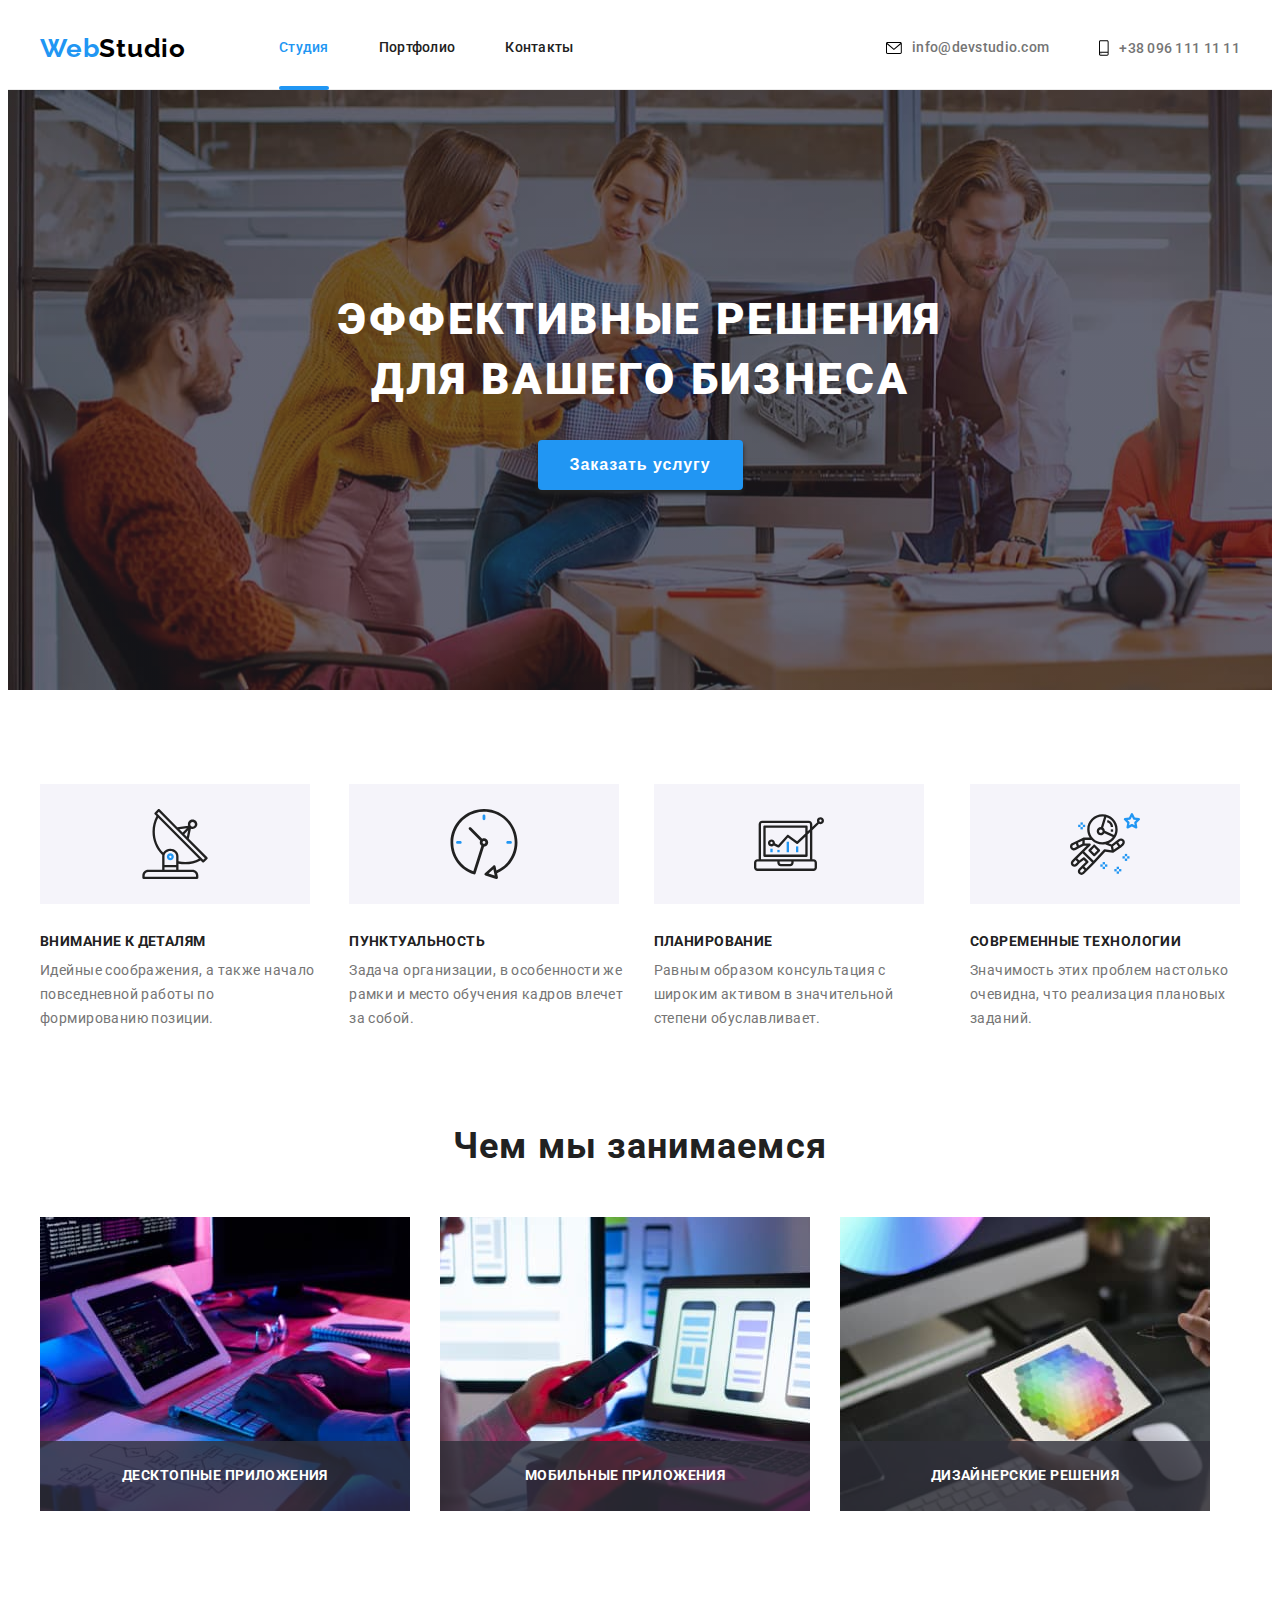
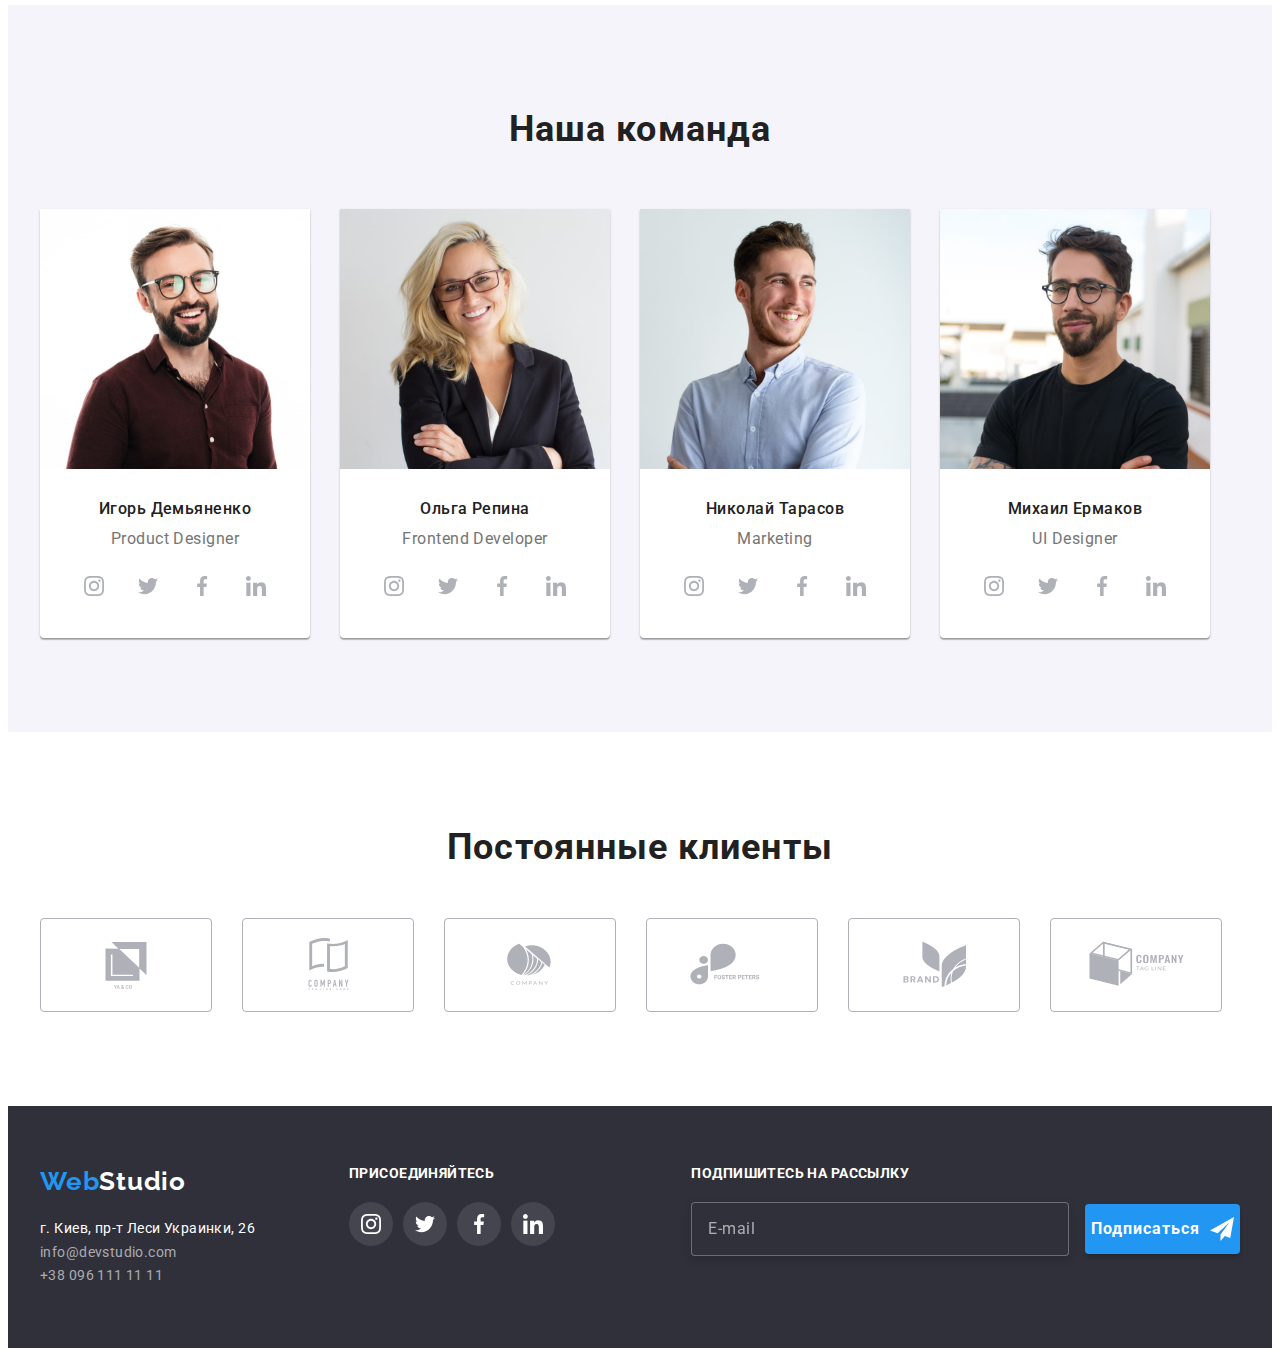
<file: index.html>
<!DOCTYPE html>
<html lang="ru">
  <head>
    <meta charset="UTF-8" />
    <meta http-equiv="X-UA-Compatible" content="IE=edge" />
    <meta name="viewport" content="width=device-width, initial-scale=1.0" />
    <title>Вебстудия</title>
    <link rel="preconnect" href="https://fonts.googleapis.com" />
    <link rel="preconnect" href="https://fonts.gstatic.com" crossorigin />
    <link
      href="https://fonts.googleapis.com/css2?family=Raleway:wght@700&family=Roboto:ital,wght@0,400;0,500;0,700;1,900&display=swap"
      rel="stylesheet"
    />
    <link
      rel="stylesheet"
      href="https://cdnjs.cloudflare.com/ajax/libs/modern-normalize/1.1.0/modern-normalize.min.css"
      integrity="sha512-wpPYUAdjBVSE4KJnH1VR1HeZfpl1ub8YT/NKx4PuQ5NmX2tKuGu6U/JRp5y+Y8XG2tV+wKQpNHVUX03MfMFn9Q=="
      crossorigin="anonymous"
      referrerpolicy="no-referrer"
    />
    <link rel="stylesheet" href="./css/styles.css" />
  </head>
  <body>
    <!-- HEADER -->
    <header class="page-header">
      <div class="container page-header-container">
        <nav class="navigation">
          <a class="logo link" href="#" lang="en">Web<span class="logo-dark">Studio</span></a>
          <ul class="menu list">
            <li class="menu-item">
              <a class="menu-link link current" href="№">Студия</a>
            </li>
            <li class="menu-item">
              <a class="menu-link link" href="./portfolio.html">Портфолио</a>
            </li>
            <li class="menu-item">
              <a class="menu-link link" href="#">Контакты</a>
            </li>
          </ul>
        </nav>
        <ul class="contact-list-header list">
          <li>
            <a class="email link" href="mailto:info@devstudio.com">
              <svg width="16" height="12" class="email-img">
                <use href="./images/sprite.svg#icon-envelope"></use>
              </svg>
              info@devstudio.com</a
            >
          </li>
          <li>
            <a class="phone-number link" href="tel:+380961111111">
              <svg width="10" height="16" class="phone-img">
                <use href="./images/sprite.svg#icon-smartphone"></use></svg
              >+38 096 111 11 11</a
            >
          </li>
        </ul>
      </div>
    </header>
    <main>
      <!-- HERO -->
      <section class="stydio-hero">
        <div class="container stydio-hero-container">
          <h1 class="hero-title">
            Эффективные решения <br />
            для вашего бизнеса
          </h1>
          <button class="modal-btn" type="button" data-modal-open>Заказать услугу</button>
        </div>
      </section>
      <!-- BENEFITS -->
      <section class="benefits">
        <div class="container">
          <h2 class="visually-hidden">Наши преимущества</h2>
          <ul class="benefits-examples benefits-container list">
            <li class="benefits-examples-item">
              <div class="benefits-examples-logo">
                <svg class="benefits-examples-icon" width="70" height="70">
                  <use href="./images/sprite.svg#icon-antenna"></use>
                </svg>
              </div>
              <h3 class="benefits-examples-title">Внимание к деталям</h3>
              <p class="benefits-examples-description">
                Идейные соображения, а также начало повседневной работы по формированию позиции.
              </p>
            </li>
            <li class="benefits-examples-item">
              <div class="benefits-examples-logo">
                <svg class="benefits-examples-icon" width="70" height="70">
                  <use href="./images/sprite.svg#icon-clock"></use>
                </svg>
              </div>
              <h3 class="benefits-examples-title">Пунктуальность</h3>
              <p class="benefits-examples-description">
                Задача организации, в особенности же рамки и место обучения кадров влечет за собой.
              </p>
            </li>
            <li class="benefits-examples-item">
              <div class="benefits-examples-logo">
                <svg class="benefits-examples-icon" width="70" height="70">
                  <use href="./images/sprite.svg#icon-diagram"></use>
                </svg>
              </div>
              <h3 class="benefits-examples-title">Планирование</h3>
              <p class="benefits-examples-description">
                Равным образом консультация с широким активом в значительной степени обуславливает.
              </p>
            </li>
            <li class="benefits-examples-item">
              <div class="benefits-examples-logo">
                <svg class="benefits-examples-icon" width="70" height="70">
                  <use href="./images/sprite.svg#icon-astronaut"></use>
                </svg>
              </div>
              <h3 class="benefits-examples-title">Современные технологии</h3>
              <p class="benefits-examples-description">
                Значимость этих проблем настолько очевидна, что реализация плановых заданий.
              </p>
            </li>
          </ul>
        </div>
      </section>
      <!-- PORTFOLIO -->
      <section class="portfolio">
        <div class="container">
          <h2 class="portfolio-title">Чем мы занимаемся</h2>
          <ul class="portfolio-gallery portfolio-container list">
            <li class="portfolio-gallery-item">
              <img
                class="portfolio-gallery-img"
                src="./images/work1.jpg"
                alt="Процесс работы за ноутбуком"
                width="370"
                height="294"
              />
              <p class="portfolio-gallery-overlay">Десктопные приложения</p>
            </li>
            <li class="portfolio-gallery-item">
              <img
                class="portfolio-gallery-img"
                src="./images/work2.jpg"
                alt="Процесс работы за ноутбуком"
                width="370"
                height="294"
              />
              <p class="portfolio-gallery-overlay">Мобильные приложения</p>
            </li>
            <li class="portfolio-gallery-item">
              <img
                class="portfolio-gallery-img"
                src="./images/work3.jpg"
                alt="Процесс работы на планшете"
                width="370"
                height="294"
              />
              <p class="portfolio-gallery-overlay">Дизайнерские решения</p>
            </li>
          </ul>
        </div>
      </section>
      <!-- OUR TEAM -->
      <section class="employees-section">
        <div class="container">
          <h2 class="employees-title">Наша команда</h2>
          <ul class="employees list employees-container">
            <li class="employees-card">
              <img
                class="employees-photo"
                src="./images/worker1.jpg"
                alt="наш сотрудник"
                width="270"
                height="260"
              />
              <div class="employees-card-content">
                <h3 class="employees-name">Игорь Демьяненко</h3>
                <p class="employees-position">Product Designer</p>
                <ul class="social-info-list list">
                  <li class="social-list-item">
                    <a href="" class="social-list-link">
                      <svg class="social-list-icon" width="20" height="20">
                        <use href="./images/sprite.svg#icon-instagram"></use>
                      </svg>
                    </a>
                  </li>
                  <li class="social-list-item">
                    <a href="" class="social-list-link">
                      <svg class="social-list-icon" width="20" height="20">
                        <use href="./images/sprite.svg#icon-twitter"></use>
                      </svg>
                    </a>
                  </li>
                  <li class="social-list-item">
                    <a href="" class="social-list-link">
                      <svg class="social-list-icon" width="20" height="20">
                        <use href="./images/sprite.svg#icon-facebook"></use>
                      </svg>
                    </a>
                  </li>
                  <li class="social-list-item">
                    <a href="" class="social-list-link">
                      <svg class="social-list-icon" width="20" height="20">
                        <use href="./images/sprite.svg#icon-linkedin"></use>
                      </svg>
                    </a>
                  </li>
                </ul>
              </div>
            </li>
            <li class="employees-card">
              <img
                class="employees-photo"
                src="./images/worker2.jpg"
                alt="наш сотрудник"
                width="270"
                height="260"
              />
              <div class="employees-card-content">
                <h3 class="employees-name">Ольга Репина</h3>
                <p class="employees-position">Frontend Developer</p>
                <ul class="social-info-list list">
                  <li class="social-list-item">
                    <a href="" class="social-list-link">
                      <svg class="social-list-icon" width="20" height="20">
                        <use href="./images/sprite.svg#icon-instagram"></use>
                      </svg>
                    </a>
                  </li>
                  <li class="social-list-item">
                    <a href="" class="social-list-link">
                      <svg class="social-list-icon" width="20" height="20">
                        <use href="./images/sprite.svg#icon-twitter"></use>
                      </svg>
                    </a>
                  </li>
                  <li class="social-list-item">
                    <a href="" class="social-list-link">
                      <svg class="social-list-icon" width="20" height="20">
                        <use href="./images/sprite.svg#icon-facebook"></use>
                      </svg>
                    </a>
                  </li>
                  <li class="social-list-item">
                    <a href="" class="social-list-link">
                      <svg class="social-list-icon" width="20" height="20">
                        <use href="./images/sprite.svg#icon-linkedin"></use>
                      </svg>
                    </a>
                  </li>
                </ul>
              </div>
            </li>
            <li class="employees-card">
              <img
                class="employees-photo"
                src="./images/worker3.jpg"
                alt="наш сотрудник"
                width="270"
                height="260"
              />
              <div class="employees-card-content">
                <h3 class="employees-name">Николай Тарасов</h3>
                <p class="employees-position">Marketing</p>
                <ul class="social-info-list list">
                  <li class="social-list-item">
                    <a href="" class="social-list-link">
                      <svg class="social-list-icon" width="20" height="20">
                        <use href="./images/sprite.svg#icon-instagram"></use>
                      </svg>
                    </a>
                  </li>
                  <li class="social-list-item">
                    <a href="" class="social-list-link">
                      <svg class="social-list-icon" width="20" height="20">
                        <use href="./images/sprite.svg#icon-twitter"></use>
                      </svg>
                    </a>
                  </li>
                  <li class="social-list-item">
                    <a href="" class="social-list-link">
                      <svg class="social-list-icon" width="20" height="20">
                        <use href="./images/sprite.svg#icon-facebook"></use>
                      </svg>
                    </a>
                  </li>
                  <li class="social-list-item">
                    <a href="" class="social-list-link">
                      <svg class="social-list-icon" width="20" height="20">
                        <use href="./images/sprite.svg#icon-linkedin"></use>
                      </svg>
                    </a>
                  </li>
                </ul>
              </div>
            </li>
            <li class="employees-card">
              <img
                class="employees-photo"
                src="./images/worker4.jpg"
                alt="наш сотрудник"
                width="270"
                height="260"
              />
              <div class="employees-card-content">
                <h3 class="employees-name">Михаил Ермаков</h3>
                <p class="employees-position">UI Designer</p>
                <ul class="social-info-list list">
                  <li class="social-list-item">
                    <a href="" class="social-list-link">
                      <svg class="social-list-icon" width="20" height="20">
                        <use href="./images/sprite.svg#icon-instagram"></use>
                      </svg>
                    </a>
                  </li>
                  <li class="social-list-item">
                    <a href="" class="social-list-link">
                      <svg class="social-list-icon" width="20" height="20">
                        <use href="./images/sprite.svg#icon-twitter"></use>
                      </svg>
                    </a>
                  </li>
                  <li class="social-list-item">
                    <a href="" class="social-list-link">
                      <svg class="social-list-icon" width="20" height="20">
                        <use href="./images/sprite.svg#icon-facebook"></use>
                      </svg>
                    </a>
                  </li>
                  <li class="social-list-item">
                    <a href="" class="social-list-link">
                      <svg class="social-list-icon" width="20" height="20">
                        <use href="./images/sprite.svg#icon-linkedin"></use>
                      </svg>
                    </a>
                  </li>
                </ul>
              </div>
            </li>
          </ul>
        </div>
      </section>
    </main>
    <!-- OUR CLIENTS -->
    <section class="our-clients">
      <div class="container our-clients-container">
        <h2 class="our-clients-title">Постоянные клиенты</h2>
        <ul class="our-clients-list list">
          <li class="our-clients-item">
            <a href="" class="our-clients-link">
              <svg class="our-clients-icon" width="106" height="60">
                <use href="./images/sprite.svg#icon-logo-ya-co"></use>
              </svg>
            </a>
          </li>
          <li class="our-clients-item">
            <a href="" class="our-clients-link">
              <svg class="our-clients-icon" width="106" height="60">
                <use href="./images/sprite.svg#icon-logo-company-book"></use>
              </svg>
            </a>
          </li>
          <li class="our-clients-item">
            <a href="" class="our-clients-link">
              <svg class="our-clients-icon" width="106" height="60">
                <use href="./images/sprite.svg#icon-logo-company"></use>
              </svg>
            </a>
          </li>
          <li class="our-clients-item">
            <a href="" class="our-clients-link">
              <svg class="our-clients-icon" width="106" height="60">
                <use href="./images/sprite.svg#icon-logo-foster-peters"></use>
              </svg>
            </a>
          </li>
          <li class="our-clients-item">
            <a href="" class="our-clients-link">
              <svg class="our-clients-icon" width="106" height="60">
                <use href="./images/sprite.svg#icon-logo-brand"></use>
              </svg>
            </a>
          </li>
          <li class="our-clients-item">
            <a href="" class="our-clients-link">
              <svg class="our-clients-icon" width="106" height="60">
                <use href="./images/sprite.svg#icon-logo-company-box"></use>
              </svg>
            </a>
          </li>
        </ul>
      </div>
    </section>
    <!-- FOOTER -->
    <footer class="footer">
      <div class="container footer-container">
        <div class="contact-footer-container">
          <div class="left-footer-container">
            <a class="logo link footer-logo" href="" lang="en"
              >Web<span class="logo-light">Studio</span></a
            >
            <!-- CONTACT INFORMATION -->
            <address>
              <ul class="contact-list list contact-list-container">
                <li class="contact-list-item">
                  <a
                    class="contact-list-link link"
                    href="https://goo.gl/maps/3Ua1nt9tnKoBDeo96"
                    target="_blank"
                    rel="noopener noreferrer"
                    >г. Киев, пр-т Леси Украинки, 26</a
                  >
                </li>
                <li class="contact-list-item">
                  <a class="footer-email link" href="mailto:info@devstudio.com"
                    >info@devstudio.com</a
                  >
                </li>
                <li class="contact-list-item">
                  <a class="footer-phone-number link" href="tel:+380961111111">+38 096 111 11 11</a>
                </li>
              </ul>
            </address>
          </div>

          <div class="right-footer-container">
            <p class="right-footer-text">присоединяйтесь</p>
            <ul class="social-info-list list">
              <li class="social-list-item">
                <a href="" class="footer-social-list-link">
                  <svg class="footer-social-list-icon" width="20" height="20">
                    <use href="./images/sprite.svg#icon-instagram"></use>
                  </svg>
                </a>
              </li>
              <li class="social-list-item">
                <a href="" class="footer-social-list-link">
                  <svg class="footer-social-list-icon" width="20" height="20">
                    <use href="./images/sprite.svg#icon-twitter"></use>
                  </svg>
                </a>
              </li>
              <li class="social-list-item">
                <a href="" class="footer-social-list-link">
                  <svg class="footer-social-list-icon" width="20" height="20">
                    <use href="./images/sprite.svg#icon-facebook"></use>
                  </svg>
                </a>
              </li>
              <li class="social-list-item">
                <a href="" class="footer-social-list-link">
                  <svg class="footer-social-list-icon" width="20" height="20">
                    <use href="./images/sprite.svg#icon-linkedin"></use>
                  </svg>
                </a>
              </li>
            </ul>
          </div>
        </div>

        <div class="subscribe-footer-container">
          <form class="subscribe-footer-form">
            <p class="subscribe-footer-text">Подпишитесь на рассылку</p>
            <input
              type="email"
              class="subscribe-footer-form-input"
              name="footer-user-email"
              placeholder="E-mail"
            />
            <button type="submit" class="subscribe-footer-button">
              <div class="subscribe-footer-button-container">
                <span class="subscribe-footer-button-text">Подписаться</span>
                <svg class="subscribe-footer-icon" width="24" height="24">
                  <use href="./images/sprite.svg#icon-icon-send"></use>
                </svg>
              </div>
            </button>
          </form>
        </div>
      </div>
    </footer>

    <div class="backdrop is-hidden" data-modal>
      <div class="modal">
        <button type="button" class="modal-close-button" data-modal-close>
          <svg class="modal-close-button-icon" width="18" height="18">
            <use href="./images/sprite.svg#icon-close-black"></use>
          </svg>
        </button>

        <form class="contact-form">
          <b class="contact-form-text">Оставьте свои данные, мы вам перезвоним</b>
          <label class="contact-form-field">
            <span class="contact-form-field-key">Имя</span>
            <span class="contact-form-wrapper">
              <input type="text" class="contact-form-input" name="user-name" />
              <svg class="contact-form-icon">
                <use href="./images/sprite.svg#icon-person-black"></use>
              </svg>
            </span>
          </label>
          <label class="contact-form-field">
            <span class="contact-form-field-key">Телефон</span>
            <span class="contact-form-wrapper">
              <input type="tel" class="contact-form-input" name="user-phone-number" />
              <svg class="contact-form-icon">
                <use href="./images/sprite.svg#icon-phone-black"></use>
              </svg>
            </span>
          </label>
          <label class="contact-form-field">
            <span class="contact-form-field-key">Почта</span>
            <span class="contact-form-wrapper">
              <input type="email" class="contact-form-input" name="user-email" />
              <svg class="contact-form-icon">
                <use href="./images/sprite.svg#icon-email-black"></use>
              </svg>
            </span>
          </label>
          <label class="contact-form-message-field">
            <span class="contact-form-field-key">Комментарий</span>
            <textarea
              class="contact-form-message"
              placeholder="Введите текст"
              name="user-message"
            ></textarea>
          </label>
          <input
            type="checkbox"
            class="contact-form-checkbox visually-hidden"
            id="checkbox-policy"
            name="policy"
          />
          <label class="checkbox-policy-text" for="checkbox-policy"
            >Соглашаюсь с рассылкой и принимаю&nbsp;<a href=""> Условия договора</a></label
          >
          <button type="submit" class="contact-form-button">Отправить</button>
        </form>
      </div>
    </div>

    <script src="./js/modal.js"></script>
  </body>
</html>
</file>
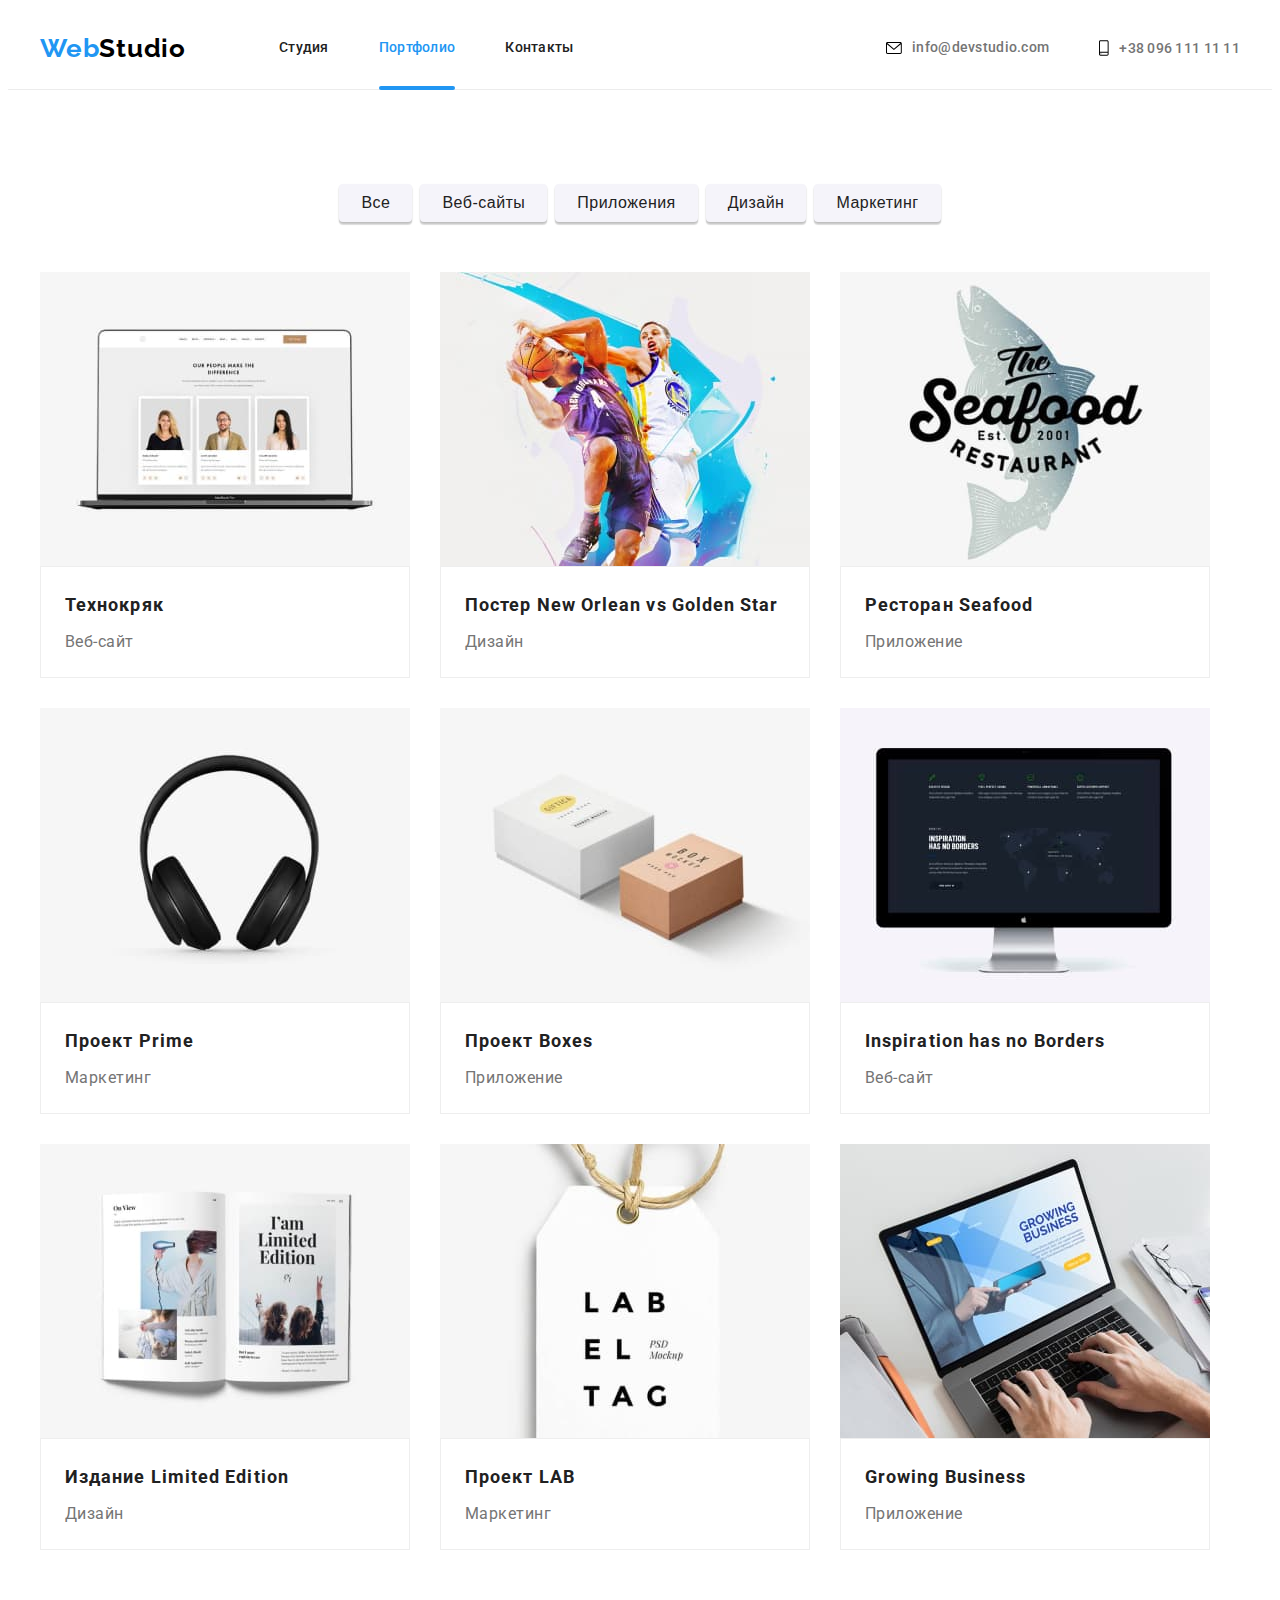
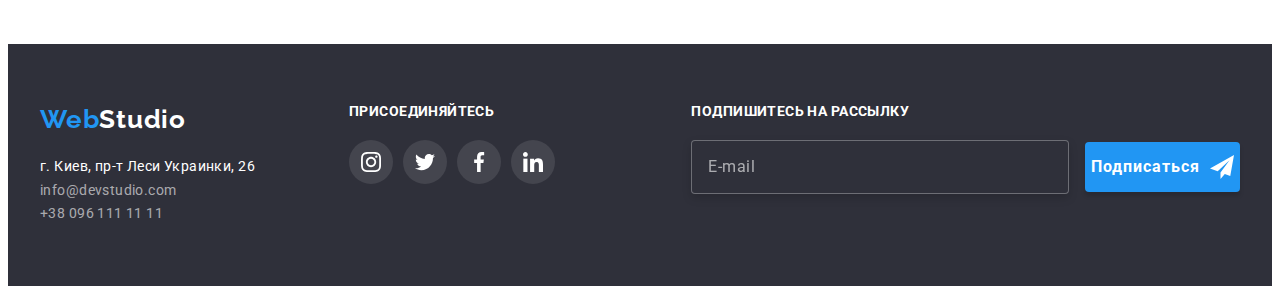
<file: portfolio.html>
<!DOCTYPE html>
<html lang="ru">
  <head>
    <meta charset="UTF-8" />
    <meta http-equiv="X-UA-Compatible" content="IE=edge" />
    <meta name="viewport" content="width=device-width, initial-scale=1.0" />
    <title>Portfolio</title>
    <link rel="preconnect" href="https://fonts.googleapis.com" />
    <link rel="preconnect" href="https://fonts.gstatic.com" crossorigin />
    <link
      href="https://fonts.googleapis.com/css2?family=Raleway:wght@700&family=Roboto:ital,wght@0,400;0,500;0,700;1,900&display=swap"
      rel="stylesheet"
    />
    <link
      rel="stylesheet"
      href="https://cdnjs.cloudflare.com/ajax/libs/modern-normalize/1.1.0/modern-normalize.min.css"
      integrity="sha512-wpPYUAdjBVSE4KJnH1VR1HeZfpl1ub8YT/NKx4PuQ5NmX2tKuGu6U/JRp5y+Y8XG2tV+wKQpNHVUX03MfMFn9Q=="
      crossorigin="anonymous"
      referrerpolicy="no-referrer"
    />
    <link rel="stylesheet" href="./css/styles.css" />
  </head>
  <body>
    <!-- HEADER -->
    <header class="page-header">
      <div class="container page-header-container">
        <nav class="navigation">
          <a class="logo link" href="#" lang="en">Web<span class="logo-dark">Studio</span></a>
          <ul class="menu list">
            <li class="menu-item">
              <a class="menu-link link" href="./index.html">Студия</a>
            </li>
            <li class="menu-item">
              <a class="menu-link link current" href="#">Портфолио</a>
            </li>
            <li class="menu-item">
              <a class="menu-link link" href="#">Контакты</a>
            </li>
          </ul>
        </nav>
        <ul class="contact-list-header list">
          <li>
            <a class="email link" href="mailto:info@devstudio.com"
              ><svg width="16" height="12" class="email-img">
                <use href="./images/sprite.svg#icon-envelope"></use></svg
              >info@devstudio.com</a
            >
          </li>
          <li>
            <a class="phone-number link" href="tel:+380961111111"
              ><svg width="10" height="16" class="phone-img">
                <use href="./images/sprite.svg#icon-smartphone"></use></svg
              >+38 096 111 11 11</a
            >
          </li>
        </ul>
      </div>
    </header>

    <main>
      <!-- HERO -->
      <div class="container">
        <h1 class="visually-hidden">Портфолио</h1>
        <ul class="filters-buttons list filters-buttons-container">
          <li class="filters-buttons-item">
            <button class="filter-btn" type="button">Все</button>
          </li>
          <li class="filters-buttons-item">
            <button class="filter-btn" type="button">Веб-сайты</button>
          </li>
          <li class="filters-buttons-item">
            <button class="filter-btn" type="button">Приложения</button>
          </li>
          <li class="filters-buttons-item">
            <button class="filter-btn" type="button">Дизайн</button>
          </li>
          <li class="filters-buttons-item">
            <button class="filter-btn" type="button">Маркетинг</button>
          </li>
        </ul>
        <!-- OUR PROLECTS -->

        <ul class="projects-list list projects-list-container">
          <li class="projects-list-item">
            <a class="projects-list-link link" href="">
              <div class="project-img-wrapper">
                <img
                  class="projects-list-img"
                  src="./images/project1.jpg"
                  alt="Ноутбук"
                  width="370"
                  height="294"
                />
                <p class="project-list-overlay">
                  Ресурс предлагает комплексные предложения с разным уровнем функционала и сервисов.
                  Все это позволит посетителю получить исчерпывающие сведенияо компании или частном
                  лице.
                </p>
              </div>
              <div class="projects-card-content">
                <h2 class="project-name">Технокряк</h2>
                <p class="project-description">Веб-сайт</p>
              </div>
            </a>
          </li>
          <li class="projects-list-item">
            <a class="projects-list-link link" href="">
              <div class="project-img-wrapper">
                <img
                  class="projects-list-img"
                  src="./images/project2.jpg"
                  alt="Постер баскетобол"
                  width="370"
                  height="294"
                />
                <p class="project-list-overlay">
                  Ресурс предлагает комплексные предложения с разным уровнем функционала и сервисов.
                  Все это позволит посетителю получить исчерпывающие сведения о компании или частном
                  лице.
                </p>
              </div>
              <div class="projects-card-content">
                <h2 class="project-name">Постер New Orlean vs Golden Star</h2>
                <p class="project-description">Дизайн</p>
              </div>
            </a>
          </li>
          <li class="projects-list-item">
            <a class="projects-list-link link" href="">
              <div class="project-img-wrapper">
                <img
                  class="projects-list-img"
                  src="./images/project3.jpg"
                  alt="Логотип ресторана"
                  width="370"
                  height="294"
                />
                <p class="project-list-overlay">
                  Ресурс предлагает комплексные предложения с разным уровнем функционала и сервисов.
                  Все это позволит посетителю получить исчерпывающие сведения о компании или частном
                  лице.
                </p>
              </div>
              <div class="projects-card-content">
                <h2 class="project-name">Ресторан Seafood</h2>
                <p class="project-description">Приложение</p>
              </div>
            </a>
          </li>
          <li class="projects-list-item">
            <a class="projects-list-link link" href="">
              <div class="project-img-wrapper">
                <img
                  class="projects-list-img"
                  src="./images/project4.jpg"
                  alt="Наушники"
                  width="370"
                  height="294"
                />
                <p class="project-list-overlay">
                  Ресурс предлагает комплексные предложения с разным уровнем функционала и сервисов.
                  Все это позволит посетителю получить исчерпывающие сведения о компании или частном
                  лице.
                </p>
              </div>
              <div class="projects-card-content">
                <h2 class="project-name">Проект Prime</h2>
                <p class="project-description">Маркетинг</p>
              </div>
            </a>
          </li>
          <li class="projects-list-item">
            <a class="projects-list-link link" href="">
              <div class="project-img-wrapper">
                <img
                  class="projects-list-img"
                  src="./images/project5.jpg"
                  alt="Коробки"
                  width="370"
                  height="294"
                />
                <p class="project-list-overlay">
                  Ресурс предлагает комплексные предложения с разным уровнем функционала и сервисов.
                  Все это позволит посетителю получить исчерпывающие сведения о компании или частном
                  лице.
                </p>
              </div>
              <div class="projects-card-content">
                <h2 class="project-name">Проект Boxes</h2>
                <p class="project-description">Приложение</p>
              </div>
            </a>
          </li>
          <li class="projects-list-item">
            <a class="projects-list-link link" href="">
              <div class="project-img-wrapper">
                <img
                  class="projects-list-img"
                  src="./images/project6.jpg"
                  alt="Компьютер мак"
                  width="370"
                  height="294"
                />
                <p class="project-list-overlay">
                  Ресурс предлагает комплексные предложения с разным уровнем функционала и сервисов.
                  Все это позволит посетителю получить исчерпывающие сведения о компании или частном
                  лице.
                </p>
              </div>
              <div class="projects-card-content">
                <h2 class="project-name">Inspiration has no Borders</h2>
                <p class="project-description">Веб-сайт</p>
              </div>
            </a>
          </li>
          <li class="projects-list-item">
            <a class="projects-list-link link" href="">
              <div class="project-img-wrapper">
                <img
                  class="projects-list-img"
                  src="./images/project7.jpg"
                  alt="Книга"
                  width="370"
                  height="294"
                />
                <p class="project-list-overlay">
                  Ресурс предлагает комплексные предложения с разным уровнем функционала и сервисов.
                  Все это позволит посетителю получить исчерпывающие сведения о компании или частном
                  лице.
                </p>
              </div>
              <div class="projects-card-content">
                <h2 class="project-name">Издание Limited Edition</h2>
                <p class="project-description">Дизайн</p>
              </div>
            </a>
          </li>
          <li class="projects-list-item">
            <a class="projects-list-link link" href="">
              <div class="project-img-wrapper">
                <img
                  class="projects-list-img"
                  src="./images/project8.jpg"
                  alt="Бирка"
                  width="370"
                  height="294"
                />
                <p class="project-list-overlay">
                  Ресурс предлагает комплексные предложения с разным уровнем функционала и сервисов.
                  Все это позволит посетителю получить исчерпывающие сведения о компании или частном
                  лице.
                </p>
              </div>
              <div class="projects-card-content">
                <h2 class="project-name">Проект LAB</h2>
                <p class="project-description">Маркетинг</p>
              </div>
            </a>
          </li>
          <li class="projects-list-item">
            <a class="projects-list-link link" href="">
              <div class="project-img-wrapper">
                <img
                  class="projects-list-img"
                  src="./images/project9.jpg"
                  alt="Работа за ноутбуком"
                  width="370"
                  height="294"
                />
                <p class="project-list-overlay">
                  Ресурс предлагает комплексные предложения с разным уровнем функционала и сервисов.
                  Все это позволит посетителю получить исчерпывающие сведения о компании или частном
                  лице.
                </p>
              </div>
              <div class="projects-card-content">
                <h2 class="project-name">Growing Business</h2>
                <p class="project-description">Приложение</p>
              </div>
            </a>
          </li>
        </ul>
      </div>
    </main>
    <footer class="footer">
      <div class="container footer-container">
        <div class="contact-footer-container">
          <div class="left-footer-container">
            <a class="logo link footer-logo" href="" lang="en"
              >Web<span class="logo-light">Studio</span></a
            >
            <!-- CONTACT INFORMATION -->
            <address>
              <ul class="contact-list list contact-list-container">
                <li class="contact-list-item">
                  <a
                    class="contact-list-link link"
                    href="https://goo.gl/maps/3Ua1nt9tnKoBDeo96"
                    target="_blank"
                    rel="noopener noreferrer"
                    >г. Киев, пр-т Леси Украинки, 26</a
                  >
                </li>
                <li class="contact-list-item">
                  <a class="footer-email link" href="mailto:info@devstudio.com"
                    >info@devstudio.com</a
                  >
                </li>
                <li class="contact-list-item">
                  <a class="footer-phone-number link" href="tel:+380961111111">+38 096 111 11 11</a>
                </li>
              </ul>
            </address>
          </div>

          <div class="right-footer-container">
            <p class="right-footer-text">присоединяйтесь</p>
            <ul class="social-info-list list">
              <li class="social-list-item">
                <a href="" class="footer-social-list-link">
                  <svg class="footer-social-list-icon" width="20" height="20">
                    <use href="./images/sprite.svg#icon-instagram"></use>
                  </svg>
                </a>
              </li>
              <li class="social-list-item">
                <a href="" class="footer-social-list-link">
                  <svg class="footer-social-list-icon" width="20" height="20">
                    <use href="./images/sprite.svg#icon-twitter"></use>
                  </svg>
                </a>
              </li>
              <li class="social-list-item">
                <a href="" class="footer-social-list-link">
                  <svg class="footer-social-list-icon" width="20" height="20">
                    <use href="./images/sprite.svg#icon-facebook"></use>
                  </svg>
                </a>
              </li>
              <li class="social-list-item">
                <a href="" class="footer-social-list-link">
                  <svg class="footer-social-list-icon" width="20" height="20">
                    <use href="./images/sprite.svg#icon-linkedin"></use>
                  </svg>
                </a>
              </li>
            </ul>
          </div>
        </div>

        <div class="subscribe-footer-container">
          <form class="subscribe-footer-form">
            <p class="subscribe-footer-text">Подпишитесь на рассылку</p>
            <input
              type="email"
              class="subscribe-footer-form-input"
              name="footer-user-email"
              placeholder="E-mail"
            />
            <button type="submit" class="subscribe-footer-button">
              <div class="subscribe-footer-button-container">
                <span class="subscribe-footer-button-text">Подписаться</span>
                <svg class="subscribe-footer-icon" width="24" height="24">
                  <use href="./images/sprite.svg#icon-icon-send"></use>
                </svg>
              </div>
            </button>
          </form>
        </div>
      </div>
    </footer>
  </body>
</html>
</file>
<file: css/styles.css>
:root {
  --primary-font: 'Roboto', sans-serif;
  --secondary-font: 'Raleway', sans-serif;
  --accent-color: #2196f3;
  --color-title: #212121;
  --color-text: #757575;
}

h1,
h2,
h3,
p {
  margin-top: 0;
  margin-bottom: 0;
}

ul,
ol {
  margin-top: 0;
  margin-bottom: 0;
  padding-left: 0;
}

img {
  display: block;
}

.list {
  list-style: none;
}

.link {
  text-decoration: none;
}

body {
  font-family: var(--primary-font);
}

.container {
  width: 1200px;
  margin-left: auto;
  margin-right: auto;
  padding-left: 15px;
  padding-right: 15px;
}

/* ========== COMPONENTS ========== */
.logo {
  padding-top: 25px;
  padding-bottom: 25px;
  font-family: var(--secondary-font);
  font-weight: 700;
  font-size: 26px;
  line-height: 1.19;
  /* identical to box height */
  letter-spacing: 0.03em;
  color: var(--accent-color);
}

.logo-dark {
  color: #000;
}

.logo-light {
  color: #fff;
}

/* ========== HEADER ========== */
.page-header {
  border-bottom: 1px solid #ececec;
}

.page-header-container {
  display: flex;
  align-items: center;
  justify-content: space-between;
}

.navigation {
  display: flex;
  align-items: center;
}

.menu {
  display: flex;
  align-items: center;
}

.contact-list-header {
  display: flex;
  align-items: center;
}

.logo {
  margin-right: 93px;
}

.menu-item:not(:last-child) {
  margin-right: 50px;
}

.menu-link {
  position: relative;
  display: flex;
  flex-direction: column;
  align-items: center;
  font-weight: 500;
  font-size: 14px;
  line-height: 1.14;
  letter-spacing: 0.02em;
  padding-top: 32px;
  padding-bottom: 32px;

  color: var(--color-title);
  transition: color 250ms cubic-bezier(0.4, 0, 0.2, 1);
}

.current {
  color: var(--accent-color);
}

.current::after {
  position: absolute;
  display: block;
  bottom: -2px;
  width: 100%;
  height: 4px;
  background-color: #2196f3;
  border-radius: 2px;
  content: '';
}

.email {
  display: flex;
  align-items: center;
  font-weight: 500;
  font-size: 14px;
  line-height: 1.14;
  letter-spacing: 0.02em;
  margin-right: 50px;
  padding-top: 32px;
  padding-bottom: 32px;

  color: var(--color-text);
  transition: color 250ms cubic-bezier(0.4, 0, 0.2, 1), fill 250ms cubic-bezier(0.4, 0, 0.2, 1);
}

.email-img {
  margin-right: 10px;
}

.phone-number {
  display: flex;
  align-items: center;
  font-weight: 500;
  font-size: 14px;
  line-height: 16px;
  letter-spacing: 0.02em;
  align-items: center;
  padding-top: 32px;
  padding-bottom: 32px;

  color: var(--color-text);
  transition: color 250ms cubic-bezier(0.4, 0, 0.2, 1), fill 250ms cubic-bezier(0.4, 0, 0.2, 1);
}

.phone-img {
  margin-right: 10px;
}

.menu-link:hover,
.menu-link:focus {
  color: var(--accent-color);
}

.email:hover,
.email:focus {
  color: var(--accent-color);
  fill: currentColor;
}

.phone-number:hover,
.phone-number:focus {
  color: var(--accent-color);
  fill: currentColor;
}
/* ========== STYDIO HERO ========== */
.stydio-hero-container {
  padding-top: 200px;
  padding-bottom: 200px;
}

.hero-title {
  font-weight: 900;
  font-size: 44px;
  line-height: 1.36;
  letter-spacing: 0.06em;
  text-transform: uppercase;
  color: #ffffff;
  margin-bottom: 30px;
  text-align: center;
}

.stydio-hero {
  background-color: #c4c4c4;
  background-image: linear-gradient(rgba(47, 48, 58, 0.4), rgba(47, 48, 58, 0.4)),
    url('../images/shapka.jpg');
  background-size: cover;
  background-position: initial;
  background-repeat: no-repeat;
  max-width: 1600px;
  margin-left: auto;
  margin-right: auto;
}

.modal-btn {
  min-width: 200px;
  font-weight: 700;
  font-size: 16px;
  line-height: 1.87;
  /* identical to box height, or 188% */
  letter-spacing: 0.06em;
  color: #ffffff;
  background: var(--accent-color);
  box-shadow: 0px 4px 4px var(--color-title);
  border: none;
  border-radius: 4px;
  cursor: pointer;
  padding: 10px 32px;
  display: block;
  margin-left: auto;
  margin-right: auto;
}

/* ========== BENEFITS ========== */

.benefits-examples-logo {
  display: flex;
  align-items: center;
  justify-content: center;
  width: 270px;
  height: 120px;
  background: #f5f4fa;

  margin-bottom: 30px;
}

.benefits-container {
  display: flex;
  align-items: center;
  padding-top: 94px;
  padding-bottom: 94px;
}

.benefits-examples-item:not(:last-child) {
  margin-right: 30px;
}

.benefits-examples-title {
  font-weight: 700;
  font-size: 14px;
  line-height: 1.14;
  letter-spacing: 0.03em;
  text-transform: uppercase;
  margin-bottom: 10px;

  color: var(--color-title);
}

.benefits-examples-description {
  font-weight: 400;
  font-size: 14px;
  line-height: 1.71;
  /* or 171% */
  letter-spacing: 0.03em;
  color: var(--color-text);
}

/* ========== PORTFOLIO ========== */

.portfolio-container {
  display: flex;
  flex-wrap: wrap;
  padding-bottom: 94px;
}

.portfolio-gallery-item:not(:nth-child(3n)) {
  margin-right: 30px;
}

.portfolio-title {
  font-weight: 700;
  font-size: 36px;
  line-height: 1.17;
  text-align: center;
  letter-spacing: 0.03em;
  margin-bottom: 50px;

  color: var(--color-title);
}

.portfolio-gallery-item {
  position: relative;
}

.portfolio-gallery-overlay {
  display: flex;
  align-items: center;
  justify-content: center;
  position: absolute;
  right: 0;
  bottom: 0;
  width: 100%;
  height: 70px;

  font-family: var(--primary-font);
  font-weight: 700;
  font-size: 14px;
  line-height: 1.14;
  letter-spacing: 0.03em;
  text-transform: uppercase;

  color: #ffffff;

  background: rgba(47, 48, 58, 0.8);
}
/* ==========OUR TEAM========== */
.social-info-list {
  display: flex;
  justify-content: center;
}

.social-list-item:not(:last-child) {
  margin-right: 10px;
}

.social-list-link {
  display: flex;
  align-items: center;
  justify-content: center;
  width: 44px;
  height: 44px;
  border-radius: 50%;
  background: #ffffff;
  transition: background-color 250ms cubic-bezier(0.4, 0, 0.2, 1);
}

.social-list-icon {
  fill: #afb1b8;
  transition: fill 250ms cubic-bezier(0.4, 0, 0.2, 1);
}

.social-list-link:hover,
.social-list-link:focus {
  background-color: var(--accent-color);
}

.social-list-link:hover .social-list-icon,
.social-list-link:focus .social-list-icon {
  fill: #ffffff;
}

.employees-container {
  display: flex;
  flex-wrap: wrap;
  padding-bottom: 94px;
}

.employees-card:not(:nth-child(4n)) {
  margin-right: 30px;
}

.employees-card-content {
  padding-top: 30px;
  padding-bottom: 30px;
}

.employees-section {
  background: #f5f4fa;
}

.employees-card {
  box-shadow: 0px 1px 3px rgba(0, 0, 0, 0.12), 0px 1px 1px rgba(0, 0, 0, 0.14),
    0px 2px 1px rgba(0, 0, 0, 0.2);
  border-radius: 0px 0px 4px 4px;
  background: #ffffff;
}

.employees-title {
  font-weight: 700;
  font-size: 36px;
  line-height: 1.67;
  text-align: center;
  letter-spacing: 0.03em;
  padding-top: 94px;
  padding-bottom: 50px;

  color: var(--color-title);
}

.employees-name {
  font-weight: 500;
  font-size: 16px;
  line-height: 1.19;
  /* identical to box height */
  text-align: center;
  letter-spacing: 0.03em;
  margin-bottom: 10px;

  color: var(--color-title);
}

.employees-position {
  font-weight: 400;
  font-size: 16px;
  line-height: 1.19;
  /* identical to box height */
  text-align: center;
  letter-spacing: 0.03em;
  margin-bottom: 16px;

  color: var(--color-text);
}

/* OUR CLIENTS */
.our-clients-container {
  padding-top: 94px;
  padding-bottom: 94px;
}

.our-clients-title {
  font-family: var(--primary-font);
  font-weight: 700;
  font-size: 36px;
  line-height: 1.17;
  text-align: center;
  letter-spacing: 0.03em;
  margin-bottom: 50px;

  color: var(--color-title);
}

.our-clients-list {
  display: flex;
}

.our-clients-item:not(:last-child) {
  margin-right: 30px;
}

.our-clients-link {
  display: flex;
  align-items: center;
  justify-content: center;
  width: 170px;
  height: 92px;
  border: 1px solid #afb1b8;
  border-radius: 4px;
  background: #ffffff;
  transition: border 250ms cubic-bezier(0.4, 0, 0.2, 1);
}

.our-clients-icon {
  fill: #afb1b8;
  transition: fill 250ms cubic-bezier(0.4, 0, 0.2, 1);
}

.our-clients-link:hover,
.our-clients-link:focus {
  border: 1px solid var(--accent-color);
}

.our-clients-link:hover .our-clients-icon,
.our-clients-link:focus .our-clients-icon {
  fill: var(--accent-color);
}

/* ========== FOOTER ========== */
.footer-container {
  display: flex;
  justify-content: space-between;
  padding-top: 60px;
  padding-bottom: 60px;
}

.contact-footer-container {
  display: flex;
}

.left-footer-container {
  display: flex;
  flex-direction: column;
  justify-content: flex-start;
  margin-right: 70px;
}

.right-footer-container {
  display: flex;
  flex-direction: column;
  align-items: start;
}

.footer-logo {
  padding-bottom: 20px;
  padding-top: 0;
}

.contact-list-container:not(:last-child) {
  margin-bottom: 9px;
}

.footer {
  display: flex;
  justify-content: start;
  background: #2f303a;
}

.footer-phone-number {
  font-style: normal;
  font-weight: 400;
  font-size: 14px;
  line-height: 1.71;
  /* or 171% */

  letter-spacing: 0.03em;

  color: rgba(255, 255, 255, 0.6);
}

.footer-email {
  font-style: normal;
  font-weight: 400;
  font-size: 14px;
  line-height: 1.71;
  /* or 171% */

  letter-spacing: 0.03em;

  color: rgba(255, 255, 255, 0.6);
}

.contact-list-link {
  font-style: normal;
  font-weight: 400;
  font-size: 14px;
  line-height: 1.71;
  /* or 171% */
  letter-spacing: 0.03em;

  color: #ffffff;
}

.right-footer-text {
  font-family: var(--primary-font);
  font-weight: 700;
  font-size: 14px;
  line-height: 1.14;
  letter-spacing: 0.03em;
  text-transform: uppercase;

  color: #ffffff;
  margin-bottom: 20px;
}

.footer-social-list-link {
  display: flex;
  align-items: center;
  justify-content: center;
  width: 44px;
  height: 44px;
  border-radius: 50%;
  background: #ffffff;
}

.footer-social-list-icon {
  fill: #ffffff;
  transition: fill 250ms cubic-bezier(0.4, 0, 0.2, 1);
}

.footer-social-list-link {
  background-color: rgba(255, 255, 255, 0.1);
  transition: background-color 250ms cubic-bezier(0.4, 0, 0.2, 1);
}

.footer-social-list-link:hover,
.footer-social-list-link:focus {
  background-color: var(--accent-color);
}

.footer-social-list-link:hover .footer-social-list-icon,
.footer-social-list-link:focus .footer-social-list-icon {
  fill: #ffffff;
}

.subscribe-footer-text {
  font-family: var(--primary-font);
  font-weight: 700;
  font-size: 14px;
  line-height: 1.14;
  letter-spacing: 0.03em;
  text-transform: uppercase;

  color: #ffffff;
  margin-bottom: 20px;
}

.subscribe-footer-form-input {
  font-family: var(--primary-font);
  font-weight: 400;
  font-size: 16px;
  line-height: 1.25;
  /* identical to box height, or 125% */
  letter-spacing: 0.03em;

  color: #fff;
  border: 1px solid rgba(255, 255, 255, 0.3);
  filter: drop-shadow(0px 4px 4px rgba(0, 0, 0, 0.15));
  border-radius: 4px;
  background: #2f303a;
  height: 50px;
  width: 358px;
  margin-right: 12px;
  padding-left: 16px;
  cursor: pointer;
}

.subscribe-footer-form-input:focus {
  outline: none;
}

.subscribe-footer-form-input::placeholder {
  font-family: var(--primary-font);
  font-weight: 400;
  font-size: 16px;
  line-height: 1.25;
  /* identical to box height, or 125% */

  display: flex;
  align-items: center;
  letter-spacing: 0.03em;

  color: rgba(255, 255, 255, 0.6);
}

.subscribe-footer-button-container {
  display: flex;
  align-items: center;
  justify-content: center;
}

.subscribe-footer-button {
  background: var(--accent-color);
  box-shadow: 0px 4px 4px rgba(0, 0, 0, 0.15);
  border-radius: 4px;
  border: none;
  cursor: pointer;
  height: 50px;
}

.subscribe-footer-button-text {
  font-family: var(--primary-font);
  font-weight: 700;
  font-size: 16px;
  line-height: 1.88;
  /* identical to box height, or 188% */

  letter-spacing: 0.06em;

  color: #ffffff;

  margin-right: 10px;
}

/* ========== PAGE2 ========== */
/* ========== HERO ========== */
.filters-buttons-container {
  display: flex;
  align-items: center;
  justify-content: center;
  padding-top: 94px;
  padding-bottom: 50px;
}

.filters-buttons-item:not(:last-child) {
  margin-right: 8px;
}

.filter-btn {
  border: none;
  font-weight: 500;
  font-size: 16px;
  line-height: 26px;
  /* identical to box height, or 162% */

  text-align: center;
  letter-spacing: 0.03em;

  color: var(--color-title);
  background: #f5f4fa;
  cursor: pointer;

  padding: 6px 22px;
  box-shadow: 0px 3px 1px rgba(0, 0, 0, 0.1), 0px 1px 2px rgba(0, 0, 0, 0.08),
    0px 2px 2px rgba(0, 0, 0, 0.12);
  border-radius: 4px;
  transition: background-color 250ms cubic-bezier(0.4, 0, 0.2, 1),
    color 250ms cubic-bezier(0.4, 0, 0.2, 1);
}

.filter-btn:hover,
.filter-btn:focus {
  color: #ffffff;
  background-color: var(--accent-color);
}

/* ========== OUR PROJECTS ========== */

.projects-list-container {
  display: flex;
  flex-wrap: wrap;
  padding-bottom: 94px;
}

.projects-list-item:not(:nth-child(3n)) {
  margin-right: 30px;
}

.projects-list-item:not(:nth-last-child(-n + 3)) {
  margin-bottom: 30px;
}

.project-img-wrapper {
  position: relative;
  overflow: hidden;
}

.project-list-overlay {
  position: absolute;
  top: 0;
  left: 0;
  width: 100%;
  height: 100%;

  font-family: var(--primary-font);
  font-weight: 400;
  font-size: 18px;
  line-height: 1.56;
  letter-spacing: 0.03em;

  padding-top: 63px;
  padding-bottom: 63px;
  padding-left: 24px;
  padding-right: 24px;
  overflow: auto;
  transform: translateY(100%);
  transition: transform 250ms cubic-bezier(0.4, 0, 0.2, 1);

  color: #ffffff;
  background: rgba(33, 150, 243, 0.9);
}

.projects-list-link:hover .project-list-overlay,
.projects-list-link:focus .project-list-overlay {
  transform: translateY(0%);
}

.projects-card-content {
  padding-top: 20px;
  padding-bottom: 20px;
  padding-left: 24px;
  padding-right: 24px;
  background: #ffffff;
  border: 1px solid #eeeeee;
}

.projects-list-item {
  background: #ffffff;
}

.projects-list-link {
  display: block;
  transition: box-shadow 250ms cubic-bezier(0.4, 0, 0.2, 1);
}

.projects-list-link:hover,
.projects-list-link:focus {
  box-shadow: 0px 1px 1px rgba(0, 0, 0, 0.12), 0px 4px 4px rgba(0, 0, 0, 0.06),
    1px 4px 6px rgba(0, 0, 0, 0.16);
}

.project-name {
  font-weight: 700;
  font-size: 18px;
  line-height: 2;
  /* identical to box height, or 200% */

  letter-spacing: 0.06em;

  color: var(--color-title);
  margin-bottom: 4px;
}

.project-description {
  font-weight: 400;
  font-size: 16px;
  line-height: 1.87;
  /* identical to box height, or 188% */

  letter-spacing: 0.03em;

  color: var(--color-text);
}

.backdrop {
  position: fixed;
  top: 0;
  left: 0;
  width: 100%;
  height: 100%;
  background: rgba(0, 0, 0, 0.2);
  transition: opacity 250ms cubic-bezier(0.4, 0, 0.2, 1),
    visibility 250ms cubic-bezier(0.4, 0, 0.2, 1);
}

.backdrop.is-hidden {
  opacity: 0;
  visibility: hidden;
  pointer-events: none;
}

.modal {
  position: absolute;
  top: 50%;
  left: 50%;
  transform: translate(-50%, -50%);
  width: 528px;
  height: 581px;
  background-color: #ffffff;
  box-shadow: 0px 1px 3px rgba(0, 0, 0, 0.12), 0px 1px 1px rgba(0, 0, 0, 0.14),
    0px 2px 1px rgba(0, 0, 0, 0.2);
  border-radius: 4px;
  padding: 40px;
}

.modal-close-button {
  position: absolute;
  top: 8px;
  right: 8px;
  display: flex;
  align-items: center;
  justify-content: center;
  width: 30px;
  height: 30px;
  padding: 0;
  border-radius: 50%;
  background: #ffffff;
  border: 1px solid rgba(0, 0, 0, 0.1);
  cursor: pointer;
}

.modal-close-button-icon {
  transition: fill 250ms cubic-bezier(0.4, 0, 0.2, 1);
}

.modal-close-button:hover .modal-close-button-icon,
.modal-close-button:focus .modal-close-button-icon {
  fill: var(--accent-color);
}

.contact-form {
  display: flex;
  flex-direction: column;
}

.contact-form-text {
  font-family: var(--primary-font);
  font-weight: 700;
  font-size: 20px;
  line-height: 1.15;
  text-align: center;
  letter-spacing: 0.03em;
  color: var(--color-title);

  margin-bottom: 12px;
}

.contact-form-field {
  margin-bottom: 10px;
}

.contact-form-input {
  width: 100%;
  border: 1px solid rgba(33, 33, 33, 0.2);
  border-radius: 4px;
  padding-left: 42px;
  height: 40px;
  transition: border 250ms cubic-bezier(0.4, 0, 0.2, 1);
  cursor: pointer;
}

.contact-form-wrapper {
  position: relative;
  display: block;
}

.contact-form-icon {
  position: absolute;
  width: 18px;
  height: 18px;
  top: 50%;
  left: 12px;
  transform: translateY(-50%);
  fill: var(--color-title);
  transition: fill 250ms cubic-bezier(0.4, 0, 0.2, 1);
}

.contact-form-input:focus {
  outline: none;
  border: 1px solid var(--accent-color);
}

.contact-form-input:focus + .contact-form-icon {
  fill: var(--accent-color);
}

.contact-form-message {
  display: block;
  width: 100%;
  border: 1px solid rgba(33, 33, 33, 0.2);
  border-radius: 4px;
  padding: 16px 12px;
  height: 120px;
  resize: none;
  margin-bottom: 20px;
  transition: border 250ms cubic-bezier(0.4, 0, 0.2, 1);
  cursor: pointer;
}

.contact-form-message:focus {
  outline: none;
  border: 1px solid var(--accent-color);
}

.contact-form-message::placeholder {
  color: rgba(117, 117, 117, 0.5);
}

.contact-form-field-key {
  display: block;
  font-family: var(--primary-font);
  font-weight: 400;
  font-size: 12px;
  line-height: 1.16;
  /* identical to box height */
  letter-spacing: 0.01em;
  color: var(--color-text);

  margin-bottom: 4px;
}

.checkbox-policy-text {
  margin-bottom: 30px;
}

.contact-form-button {
  min-width: 200px;
  align-self: center;
  font-weight: 700;
  font-size: 16px;
  line-height: 1.87;
  /* identical to box height, or 188% */
  letter-spacing: 0.06em;
  color: #ffffff;
  background: var(--accent-color);
  box-shadow: 0px 4px 4px rgba(0, 0, 0, 0.15);
  border: none;
  border-radius: 4px;
  cursor: pointer;
  padding: 10px 56px;
  display: block;
}

.checkbox-policy-text {
  display: flex;
  align-items: center;
  justify-content: center;
  font-family: var(--primary-font);
  font-weight: 400;
  font-size: 14px;
  line-height: 1.71;
  /* identical to box height, or 171% */

  letter-spacing: 0.03em;

  color: #757575;
}

.checkbox-policy-text::before {
  content: '';
  display: block;
  cursor: pointer;
  margin-right: 7px;
  width: 16px;
  height: 15px;
  background-image: url(../images/check-box.svg);
}

.contact-form-checkbox:checked + .checkbox-policy-text::before {
  background-image: url(../images/icon-check.svg);
}

.visually-hidden {
  position: absolute;
  width: 1px;
  height: 1px;
  margin: -1px;
  border: 0;
  padding: 0;
  white-space: nowrap;
  clip-path: inset(100%);
  clip: rect(0 0 0 0);
  overflow: hidden;
}
</file>
